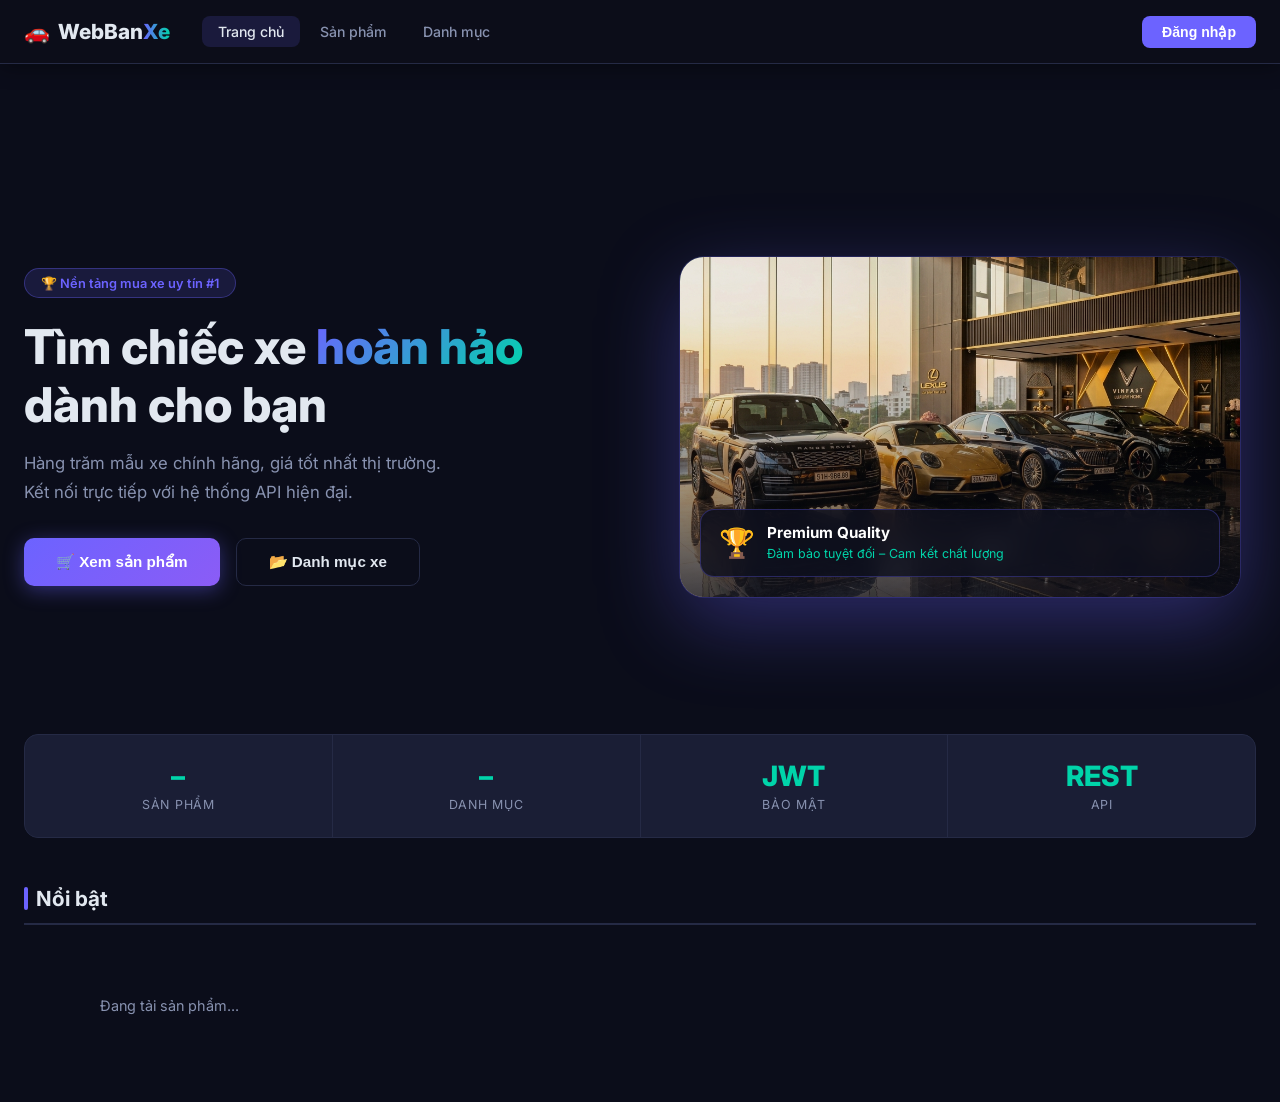
<file: webbanxe-frontend/index.html>
<!DOCTYPE html>
<html lang="vi">
<head>
  <meta charset="UTF-8"/>
  <meta name="viewport" content="width=device-width, initial-scale=1.0"/>
  <title>WebBanXe – Cửa hàng xe ô tô</title>
  <meta name="description" content="Hệ thống mua bán xe ô tô trực tuyến – Frontend kết nối RESTful API"/>
  <link rel="preconnect" href="https://fonts.googleapis.com"/>
  <link href="https://fonts.googleapis.com/css2?family=Inter:wght@300;400;500;600;700;800&display=swap" rel="stylesheet"/>
  <link rel="stylesheet" href="css/style.css"/>
</head>
<body>

<!-- ═══ NAVBAR ═══ -->
<nav id="navbar">
  <div class="nav-inner">
    <a class="nav-logo" href="#" onclick="showPage('home')">
      🚗 <span>WebBan<em>Xe</em></span>
    </a>
    <div class="nav-links" id="nav-links">
      <a href="#" onclick="showPage('home')"    class="nav-link active" id="nl-home">Trang chủ</a>
      <a href="#" onclick="showPage('products')" class="nav-link" id="nl-products">Sản phẩm</a>
      <a href="#" onclick="showPage('categories')" class="nav-link" id="nl-categories">Danh mục</a>
      <a href="#" onclick="showPage('admin')"   class="nav-link" id="nl-admin" style="display:none">⚙ Quản lý</a>
    </div>
    <div class="nav-right">
      <div id="user-badge" style="display:none"></div>
      <button class="btn-login" id="btn-auth" onclick="showPage('login')">Đăng nhập</button>
    </div>
  </div>
</nav>

<!-- ═══ TOAST ═══ -->
<div id="toast-wrap"></div>

<!-- ═══ PAGES ═══ -->
<main id="app">

  <!-- HOME PAGE -->
  <section id="page-home" class="page active">
    <div class="hero">
      <div class="hero-content">
        <div class="hero-badge">🏆 Nền tảng mua xe uy tín #1</div>
        <h1>Tìm chiếc xe <span class="grad">hoàn hảo</span><br>dành cho bạn</h1>
        <p>Hàng trăm mẫu xe chính hãng, giá tốt nhất thị trường.<br>Kết nối trực tiếp với hệ thống API hiện đại.</p>
        <div class="hero-btns">
          <button class="btn-hero-primary" onclick="showPage('products')">🛒 Xem sản phẩm</button>
          <button class="btn-hero-ghost" onclick="showPage('categories')">📂 Danh mục xe</button>
        </div>
      </div>
      <div class="hero-visual">
        <div class="hero-img-wrap">
          <div class="hero-img-glow"></div>
          <img src="images/hero_car.png" alt="Showroom xe cao cấp WebBanXe" loading="eager"/>
          <div class="hero-img-overlay"></div>
          <div class="hero-img-badge">
            <div class="hero-img-badge-icon">🏆</div>
            <div class="hero-img-badge-text">
              <strong>Premium Quality</strong>
              <span>Đảm bảo tuyệt đối – Cam kết chất lượng</span>
            </div>
          </div>
        </div>
      </div>
    </div>
    <div class="stats-bar">
      <div class="stat"><span id="stat-products">–</span><label>Sản phẩm</label></div>
      <div class="stat"><span id="stat-categories">–</span><label>Danh mục</label></div>
      <div class="stat"><span>JWT</span><label>Bảo mật</label></div>
      <div class="stat"><span>REST</span><label>API</label></div>
    </div>
    <div class="section-title">Nổi bật</div>
    <div class="product-grid" id="featured-grid">
      <div class="skeleton-row">Đang tải sản phẩm...</div>
    </div>
  </section>

  <!-- PRODUCTS PAGE -->
  <section id="page-products" class="page">
    <div class="page-header">
      <h2>🚗 Tất cả sản phẩm</h2>
      <div class="page-header-right">
        <input id="search-product" class="search-input" placeholder="🔍 Tìm theo tên, hãng..." oninput="filterProducts()"/>
        <select id="filter-category" class="select-input" onchange="filterProducts()">
          <option value="">Tất cả danh mục</option>
        </select>
      </div>
    </div>
    <div class="product-grid" id="product-grid">
      <div class="skeleton-row">Đang tải...</div>
    </div>
  </section>

  <!-- CATEGORIES PAGE -->
  <section id="page-categories" class="page">
    <div class="page-header">
      <h2>📂 Danh mục xe</h2>
    </div>
    <div class="category-grid" id="category-grid">
      <div class="skeleton-row">Đang tải...</div>
    </div>
  </section>

  <!-- LOGIN PAGE -->
  <section id="page-login" class="page">
    <div class="auth-wrap">
      <div class="auth-card">
        <div class="auth-logo">🚗 WebBanXe</div>
        <h2>Đăng nhập</h2>
        <p class="auth-sub">Đăng nhập để truy cập tính năng quản lý</p>
        <form id="login-form" onsubmit="doLogin(event)">
          <div class="form-group">
            <label>Tên đăng nhập</label>
            <input id="inp-username" type="text" placeholder="admin" required autocomplete="username"/>
          </div>
          <div class="form-group">
            <label>Mật khẩu</label>
            <input id="inp-password" type="password" placeholder="••••••••" required autocomplete="current-password"/>
          </div>
          <button type="submit" class="btn-submit" id="btn-submit">
            <span id="btn-submit-label">Đăng nhập</span>
          </button>
        </form>
        <div id="login-error" class="login-error"></div>
        <div class="auth-hint">💡 Tài khoản mặc định: <code>admin / password</code></div>
      </div>
    </div>
  </section>

  <!-- ADMIN PAGE -->
  <section id="page-admin" class="page">
    <div class="admin-header">
      <h2>⚙ Bảng quản lý</h2>
      <div class="admin-user" id="admin-user-info"></div>
    </div>
    <div class="admin-tabs">
      <button class="admin-tab active" id="atab-product" onclick="switchAdminTab('product')">📦 Sản phẩm</button>
      <button class="admin-tab" id="atab-category" onclick="switchAdminTab('category')">🗂 Danh mục</button>
    </div>

    <!-- Admin: Products -->
    <div id="admin-product" class="admin-panel active">
      <div class="admin-tool-bar">
        <button class="btn-add" onclick="openProductModal()">+ Thêm sản phẩm</button>
        <button class="btn-reload" onclick="loadAdminProducts()">↻ Làm mới</button>
      </div>
      <div class="table-wrap">
        <table id="tbl-product">
          <thead><tr><th>ID</th><th>Tên sản phẩm</th><th>Giá</th><th>Hãng</th><th>Danh mục</th><th>Thao tác</th></tr></thead>
          <tbody id="tbody-product"></tbody>
        </table>
      </div>
    </div>

    <!-- Admin: Categories -->
    <div id="admin-category" class="admin-panel">
      <div class="admin-tool-bar">
        <button class="btn-add" onclick="openCategoryModal()">+ Thêm danh mục</button>
        <button class="btn-reload" onclick="loadAdminCategories()">↻ Làm mới</button>
      </div>
      <div class="table-wrap">
        <table id="tbl-category">
          <thead><tr><th>ID</th><th>Tên danh mục</th><th>Slug</th><th>Sản phẩm</th><th>Thao tác</th></tr></thead>
          <tbody id="tbody-category"></tbody>
        </table>
      </div>
    </div>
  </section>

</main>

<!-- ═══ MODAL: Product ═══ -->
<div id="modal-product" class="modal-overlay" onclick="closeModal('modal-product')">
  <div class="modal-box" onclick="event.stopPropagation()">
    <div class="modal-header">
      <span id="modal-product-title">Thêm sản phẩm</span>
      <button class="modal-close" onclick="closeModal('modal-product')">✕</button>
    </div>
    <form id="form-product" onsubmit="submitProduct(event)">
      <input type="hidden" id="p-id"/>
      <div class="form-row2">
        <div class="form-group">
          <label>Tên sản phẩm *</label>
          <input id="p-name" type="text" required placeholder="Honda Wave Alpha..."/>
        </div>
        <div class="form-group">
          <label>Hãng xe</label>
          <input id="p-brand" type="text" placeholder="Honda, Toyota..."/>
        </div>
      </div>
      <div class="form-row2">
        <div class="form-group">
          <label>Giá (VNĐ) *</label>
          <input id="p-price" type="number" required min="0" placeholder="18500000"/>
        </div>
        <div class="form-group">
          <label>Danh mục</label>
          <select id="p-category"></select>
        </div>
      </div>
      <div class="form-group">
        <label>Mô tả *</label>
        <textarea id="p-desc" required rows="3" placeholder="Mô tả chi tiết sản phẩm..."></textarea>
      </div>
      <div class="modal-footer">
        <button type="button" class="btn-cancel" onclick="closeModal('modal-product')">Hủy</button>
        <button type="submit" class="btn-save" id="btn-save-product">💾 Lưu</button>
      </div>
    </form>
  </div>
</div>

<!-- ═══ MODAL: Category ═══ -->
<div id="modal-category" class="modal-overlay" onclick="closeModal('modal-category')">
  <div class="modal-box" onclick="event.stopPropagation()">
    <div class="modal-header">
      <span id="modal-category-title">Thêm danh mục</span>
      <button class="modal-close" onclick="closeModal('modal-category')">✕</button>
    </div>
    <form id="form-category" onsubmit="submitCategory(event)">
      <input type="hidden" id="c-id"/>
      <div class="form-group">
        <label>Tên danh mục *</label>
        <input id="c-name" type="text" required placeholder="Xe số, Xe tay ga..."/>
      </div>
      <div class="form-row2">
        <div class="form-group">
          <label>Slug</label>
          <input id="c-slug" type="text" placeholder="xe-so (tự tạo nếu bỏ trống)"/>
        </div>
      </div>
      <div class="form-group">
        <label>Mô tả</label>
        <textarea id="c-desc" rows="2" placeholder="Mô tả danh mục..."></textarea>
      </div>
      <div class="modal-footer">
        <button type="button" class="btn-cancel" onclick="closeModal('modal-category')">Hủy</button>
        <button type="submit" class="btn-save" id="btn-save-category">💾 Lưu</button>
      </div>
    </form>
  </div>
</div>

<!-- ═══ MODAL: Product Detail ═══ -->
<div id="modal-detail" class="modal-overlay" onclick="closeModal('modal-detail')">
  <div class="modal-box modal-wide" onclick="event.stopPropagation()">
    <div class="modal-header">
      <span id="detail-title">Chi tiết sản phẩm</span>
      <button class="modal-close" onclick="closeModal('modal-detail')">✕</button>
    </div>
    <div id="detail-body"></div>
  </div>
</div>

<script src="js/api.js"></script>
<script src="js/app.js"></script>
</body>
</html>
</file>
<file: webbanxe-frontend/css/style.css>
/* ═══════════════════════════════════════════════
   WebBanXe Frontend – style.css
   ═══════════════════════════════════════════════ */

:root {
  --bg:       #0b0d1a;
  --surface:  #13162b;
  --card:     #1a1e35;
  --border:   #252a45;
  --accent:   #6c63ff;
  --accent2:  #00d4aa;
  --danger:   #ff4d6d;
  --warn:     #ffb347;
  --text:     #e2e8f0;
  --muted:    #8892b0;
  --radius:   14px;
  --shadow:   0 8px 32px rgba(0,0,0,.5);
  --nav-h:    64px;
}

*, *::before, *::after { box-sizing: border-box; margin: 0; padding: 0; }

body {
  font-family: 'Inter', sans-serif;
  background: var(--bg);
  color: var(--text);
  min-height: 100vh;
  overflow-x: hidden;
}

/* ─── Scrollbar ─── */
::-webkit-scrollbar { width: 6px; }
::-webkit-scrollbar-track { background: transparent; }
::-webkit-scrollbar-thumb { background: var(--border); border-radius: 99px; }

/* ══════════════ NAVBAR ══════════════ */
#navbar {
  height: var(--nav-h);
  background: rgba(13,15,26,.85);
  backdrop-filter: blur(16px);
  border-bottom: 1px solid var(--border);
  position: fixed; top: 0; left: 0; right: 0; z-index: 200;
  box-shadow: 0 2px 20px rgba(0,0,0,.4);
}
.nav-inner {
  max-width: 1280px; margin: 0 auto;
  height: 100%; display: flex; align-items: center; gap: 2rem;
  padding: 0 1.5rem;
}
.nav-logo {
  font-size: 1.3rem; font-weight: 800; text-decoration: none;
  color: var(--text); display: flex; align-items: center; gap: .5rem;
}
.nav-logo em { font-style: normal; background: linear-gradient(90deg, var(--accent), var(--accent2)); -webkit-background-clip: text; -webkit-text-fill-color: transparent; }
.nav-links { display: flex; gap: .25rem; flex: 1; }
.nav-link {
  padding: .45rem 1rem; border-radius: 8px; font-size: .88rem; font-weight: 500;
  text-decoration: none; color: var(--muted); transition: all .2s;
}
.nav-link:hover { color: var(--text); background: rgba(108,99,255,.1); }
.nav-link.active { color: var(--text); background: rgba(108,99,255,.15); }
.nav-right { margin-left: auto; display: flex; align-items: center; gap: .75rem; }
#user-badge {
  padding: .35rem 1rem; border-radius: 999px;
  background: rgba(0,212,170,.1); border: 1px solid rgba(0,212,170,.3);
  font-size: .8rem; color: var(--accent2); font-weight: 600;
}
.btn-login {
  padding: .5rem 1.25rem; border-radius: 8px;
  background: var(--accent); color: #fff; border: none;
  font-size: .88rem; font-weight: 600; cursor: pointer;
  transition: all .2s;
}
.btn-login:hover { transform: translateY(-1px); box-shadow: 0 4px 16px rgba(108,99,255,.45); }

/* ══════════════ PAGES ══════════════ */
#app { padding-top: var(--nav-h); }
.page { display: none; max-width: 1280px; margin: 0 auto; padding: 2.5rem 1.5rem; }
.page.active { display: block; }
.page-header {
  display: flex; justify-content: space-between; align-items: center;
  margin-bottom: 2rem; flex-wrap: wrap; gap: 1rem;
}
.page-header h2 { font-size: 1.6rem; font-weight: 700; }
.page-header-right { display: flex; gap: .75rem; flex-wrap: wrap; }

/* ══════════════ HERO ══════════════ */
.hero {
  display: grid; grid-template-columns: 1fr 1fr; gap: 3rem;
  align-items: center; min-height: 70vh; padding: 3rem 0 2rem;
}
@media(max-width:768px){ .hero { grid-template-columns:1fr; text-align:center; } .hero-visual { display:none; } }
.hero-badge {
  display: inline-block; padding: .4rem 1rem; border-radius: 999px;
  background: rgba(108,99,255,.15); border: 1px solid rgba(108,99,255,.35);
  font-size: .8rem; color: var(--accent); font-weight: 600; margin-bottom: 1.25rem;
}
.hero h1 { font-size: 3rem; font-weight: 800; line-height: 1.2; margin-bottom: 1rem; }
.grad { background: linear-gradient(135deg, var(--accent), var(--accent2)); -webkit-background-clip: text; -webkit-text-fill-color: transparent; }
.hero p { color: var(--muted); font-size: 1.05rem; line-height: 1.7; margin-bottom: 2rem; }
.hero-btns { display: flex; gap: 1rem; flex-wrap: wrap; }
.btn-hero-primary {
  padding: .85rem 2rem; border-radius: 10px;
  background: linear-gradient(135deg, var(--accent), #8b5cf6); color: #fff;
  border: none; font-size: .95rem; font-weight: 700; cursor: pointer;
  transition: all .25s; box-shadow: 0 4px 20px rgba(108,99,255,.4);
}
.btn-hero-primary:hover { transform: translateY(-2px); box-shadow: 0 8px 28px rgba(108,99,255,.6); }
.btn-hero-ghost {
  padding: .85rem 2rem; border-radius: 10px;
  background: transparent; border: 1px solid var(--border); color: var(--text);
  font-size: .95rem; font-weight: 600; cursor: pointer; transition: all .25s;
}
.btn-hero-ghost:hover { border-color: var(--accent); background: rgba(108,99,255,.08); }

/* Hero image visual */
.hero-visual { display: flex; justify-content: center; align-items: center; }
.hero-img-wrap {
  position: relative; width: 100%; max-width: 560px;
  border-radius: 24px; overflow: hidden;
  box-shadow: 0 24px 80px rgba(108,99,255,.35), 0 0 0 1px rgba(108,99,255,.2);
  animation: floatImg 5s ease-in-out infinite;
}
@keyframes floatImg {
  0%,100% { transform: translateY(0) rotate(-0.5deg); }
  50%      { transform: translateY(-12px) rotate(0.5deg); }
}
.hero-img-wrap img {
  width: 100%; height: 340px; object-fit: cover; display: block;
  filter: brightness(.92) saturate(1.1);
}
.hero-img-overlay {
  position: absolute; inset: 0;
  background: linear-gradient(180deg, rgba(11,13,26,0) 40%, rgba(11,13,26,.75) 100%);
}
.hero-img-badge {
  position: absolute; bottom: 1.25rem; left: 1.25rem; right: 1.25rem;
  display: flex; align-items: center; gap: .75rem;
  background: rgba(13,15,30,.8); backdrop-filter: blur(12px);
  border: 1px solid rgba(108,99,255,.3); border-radius: 14px;
  padding: .85rem 1.1rem;
}
.hero-img-badge-icon { font-size: 1.8rem; }
.hero-img-badge-text strong { display: block; font-size: .95rem; font-weight: 700; color: #fff; }
.hero-img-badge-text span  { font-size: .78rem; color: var(--accent2); }
.hero-img-glow {
  position: absolute; inset: -2px;
  background: conic-gradient(from 180deg, var(--accent), transparent, var(--accent2), transparent, var(--accent));
  border-radius: 26px; z-index: -1; opacity: .5;
  animation: rotateBorder 6s linear infinite;
}
@keyframes rotateBorder { to { transform: rotate(360deg); } }

/* ══════════════ STATS BAR ══════════════ */
.stats-bar {
  display: grid; grid-template-columns: repeat(4,1fr); gap: 1px;
  background: var(--border); border: 1px solid var(--border);
  border-radius: var(--radius); overflow: hidden; margin-bottom: 3rem;
}
.stat {
  background: var(--card); padding: 1.5rem; text-align: center;
  transition: background .2s;
}
.stat:hover { background: rgba(108,99,255,.08); }
.stat span { display: block; font-size: 1.75rem; font-weight: 800; color: var(--accent2); }
.stat label { font-size: .78rem; color: var(--muted); text-transform: uppercase; letter-spacing: .06em; margin-top: .25rem; }
@media(max-width:600px){ .stats-bar { grid-template-columns:repeat(2,1fr); } }

/* ══════════════ SECTION TITLE ══════════════ */
.section-title {
  font-size: 1.3rem; font-weight: 700; margin-bottom: 1.5rem;
  padding-bottom: .75rem; border-bottom: 2px solid var(--border);
  display: flex; align-items: center; gap: .5rem;
}
.section-title::before { content:''; display:inline-block; width:4px; height:1.1em; background:var(--accent); border-radius:2px; }

/* ══════════════ PRODUCT GRID ══════════════ */
.product-grid {
  display: grid; grid-template-columns: repeat(auto-fill, minmax(280px, 1fr));
  gap: 1.5rem;
}
.product-card {
  background: var(--card); border: 1px solid var(--border);
  border-radius: var(--radius); overflow: hidden;
  transition: transform .25s, box-shadow .25s, border-color .25s;
  cursor: pointer;
}
.product-card:hover { transform: translateY(-4px); box-shadow: var(--shadow); border-color: var(--accent); }
.product-thumb {
  height: 180px; background: linear-gradient(135deg, rgba(108,99,255,.12), rgba(0,212,170,.08));
  display: flex; align-items: center; justify-content: center;
  font-size: 5rem; position: relative; overflow: hidden;
}
.product-thumb::after {
  content: ''; position: absolute; inset: 0;
  background: linear-gradient(to bottom, transparent 60%, rgba(0,0,0,.3));
}
.product-body { padding: 1.1rem; }
.product-name { font-weight: 700; font-size: 1rem; margin-bottom: .35rem; line-height: 1.4; }
.product-brand { font-size: .78rem; color: var(--accent); font-weight: 600; margin-bottom: .6rem; }
.product-price { font-size: 1.15rem; font-weight: 800; color: var(--accent2); }
.product-cat { font-size: .75rem; color: var(--muted); margin-top: .35rem; }
.product-footer { padding: .85rem 1.1rem; border-top: 1px solid var(--border); display: flex; justify-content: space-between; align-items: center; }
.btn-detail { padding: .4rem 1rem; border-radius: 7px; background: rgba(108,99,255,.15); border: 1px solid rgba(108,99,255,.3); color: var(--accent); font-size: .82rem; font-weight: 600; cursor: pointer; transition: all .2s; }
.btn-detail:hover { background: var(--accent); color: #fff; }

/* ══════════════ CATEGORY GRID ══════════════ */
.category-grid {
  display: grid; grid-template-columns: repeat(auto-fill, minmax(230px,1fr)); gap: 1.25rem;
}
.cat-card {
  background: var(--card); border: 1px solid var(--border); border-radius: var(--radius);
  padding: 1.75rem; display: flex; flex-direction: column; gap: .6rem;
  transition: all .25s; cursor: pointer;
}
.cat-card:hover { border-color: var(--accent2); transform: translateY(-3px); box-shadow: 0 8px 24px rgba(0,212,170,.15); }
.cat-icon { font-size: 2.5rem; }
.cat-name { font-size: 1.05rem; font-weight: 700; }
.cat-slug { font-size: .75rem; color: var(--muted); font-family: monospace; }
.cat-count { margin-top: auto; font-size: .82rem; color: var(--accent2); font-weight: 600; }

/* ══════════════ SEARCH / FILTER ══════════════ */
.search-input, .select-input {
  background: var(--card); border: 1px solid var(--border);
  border-radius: 8px; color: var(--text); padding: .55rem 1rem;
  font-size: .88rem; font-family: inherit; transition: border-color .2s;
  min-width: 200px;
}
.search-input:focus, .select-input:focus { outline: none; border-color: var(--accent); }

/* ══════════════ AUTH PAGE ══════════════ */
.auth-wrap { min-height: calc(100vh - var(--nav-h)); display: flex; align-items: center; justify-content: center; padding: 2rem; }
.auth-card {
  background: var(--card); border: 1px solid var(--border);
  border-radius: 20px; padding: 2.5rem; width: 100%; max-width: 420px;
  box-shadow: 0 24px 60px rgba(0,0,0,.5);
}
.auth-logo { font-size: 1.5rem; font-weight: 800; margin-bottom: 1.5rem; }
.auth-card h2 { font-size: 1.6rem; font-weight: 800; margin-bottom: .4rem; }
.auth-sub { color: var(--muted); font-size: .88rem; margin-bottom: 1.75rem; }
.form-group { display: flex; flex-direction: column; gap: .4rem; margin-bottom: 1.1rem; }
.form-group label { font-size: .78rem; font-weight: 600; color: var(--muted); text-transform: uppercase; letter-spacing: .05em; }
.form-group input, .form-group select, .form-group textarea {
  background: var(--surface); border: 1px solid var(--border);
  border-radius: 9px; color: var(--text); padding: .65rem .9rem;
  font-size: .9rem; font-family: inherit; transition: border-color .2s, box-shadow .2s; width: 100%;
}
.form-group input:focus, .form-group select:focus, .form-group textarea:focus {
  outline: none; border-color: var(--accent); box-shadow: 0 0 0 3px rgba(108,99,255,.15);
}
.form-group textarea { resize: vertical; min-height: 80px; }
.btn-submit {
  width: 100%; padding: .8rem; border-radius: 10px;
  background: linear-gradient(135deg, var(--accent), #7c3aed);
  color: #fff; border: none; font-size: .95rem; font-weight: 700;
  cursor: pointer; transition: all .25s; margin-top: .5rem;
  box-shadow: 0 4px 16px rgba(108,99,255,.4);
}
.btn-submit:hover { transform: translateY(-1px); box-shadow: 0 8px 24px rgba(108,99,255,.55); }
.btn-submit:disabled { opacity: .6; cursor: not-allowed; transform: none; }
.login-error { color: #ff4d6d; font-size: .85rem; margin-top: .75rem; text-align: center; min-height: 1.2em; }
.auth-hint { margin-top: 1.5rem; padding: .75rem; background: rgba(108,99,255,.08); border-radius: 8px; font-size: .8rem; color: var(--muted); text-align: center; }
.auth-hint code { background: rgba(255,255,255,.08); padding: .1rem .4rem; border-radius: 4px; color: var(--accent2); }

/* ══════════════ ADMIN PAGE ══════════════ */
.admin-header { display: flex; justify-content: space-between; align-items: center; margin-bottom: 1.5rem; flex-wrap: wrap; gap: 1rem; }
.admin-header h2 { font-size: 1.5rem; font-weight: 700; }
.admin-user { font-size: .85rem; color: var(--muted); background: var(--card); border: 1px solid var(--border); padding: .4rem 1rem; border-radius: 999px; }
.admin-tabs { display: flex; gap: .5rem; margin-bottom: 1.5rem; }
.admin-tab {
  padding: .6rem 1.5rem; border-radius: 999px; border: 1px solid var(--border);
  background: transparent; color: var(--muted); font-size: .88rem; font-weight: 600;
  cursor: pointer; transition: all .2s;
}
.admin-tab.active { background: var(--accent); color: #fff; border-color: var(--accent); box-shadow: 0 0 16px rgba(108,99,255,.4); }
.admin-tab:hover:not(.active) { border-color: var(--accent); color: var(--text); }
.admin-panel { display: none; }
.admin-panel.active { display: block; }
.admin-tool-bar { display: flex; gap: .75rem; margin-bottom: 1rem; }
.btn-add { padding: .55rem 1.25rem; border-radius: 8px; background: var(--accent); color: #fff; border: none; font-size: .85rem; font-weight: 600; cursor: pointer; transition: all .2s; }
.btn-add:hover { transform: translateY(-1px); box-shadow: 0 4px 14px rgba(108,99,255,.4); }
.btn-reload { padding: .55rem 1.25rem; border-radius: 8px; background: transparent; border: 1px solid var(--border); color: var(--muted); font-size: .85rem; font-weight: 600; cursor: pointer; transition: all .2s; }
.btn-reload:hover { border-color: var(--accent2); color: var(--accent2); }

/* ── Table ── */
.table-wrap { overflow-x: auto; border-radius: var(--radius); border: 1px solid var(--border); }
table { width: 100%; border-collapse: collapse; font-size: .85rem; }
thead th {
  padding: .85rem 1rem; text-align: left;
  background: rgba(108,99,255,.07);
  color: var(--muted); font-weight: 600; font-size: .75rem;
  text-transform: uppercase; letter-spacing: .06em;
  border-bottom: 1px solid var(--border);
  white-space: nowrap;
}
tbody tr { border-bottom: 1px solid rgba(37,42,69,.6); transition: background .15s; }
tbody tr:last-child { border-bottom: none; }
tbody tr:hover { background: rgba(108,99,255,.04); }
td { padding: .75rem 1rem; vertical-align: middle; }
.td-name { font-weight: 600; max-width: 200px; overflow: hidden; text-overflow: ellipsis; white-space: nowrap; }
.price-cell { color: var(--accent2); font-weight: 700; white-space: nowrap; }
.brand-tag { display: inline-block; padding: .15rem .6rem; border-radius: 999px; background: rgba(108,99,255,.12); color: var(--accent); font-size: .75rem; font-weight: 600; }
.action-btns { display: flex; gap: .4rem; }
.btn-edit, .btn-del {
  padding: .3rem .75rem; border-radius: 6px; font-size: .78rem;
  font-weight: 600; border: none; cursor: pointer; transition: all .2s;
}
.btn-edit { background: rgba(255,179,71,.15); color: var(--warn); }
.btn-edit:hover { background: var(--warn); color: #000; }
.btn-del { background: rgba(255,77,109,.12); color: var(--danger); }
.btn-del:hover { background: var(--danger); color: #fff; }

/* ══════════════ MODAL ══════════════ */
.modal-overlay {
  display: none; position: fixed; inset: 0; z-index: 500;
  background: rgba(0,0,0,.65); backdrop-filter: blur(4px);
  align-items: center; justify-content: center; padding: 1.5rem;
}
.modal-overlay.open { display: flex; animation: fadeIn .2s ease; }
@keyframes fadeIn { from{opacity:0} to{opacity:1} }
.modal-box {
  background: var(--card); border: 1px solid var(--border);
  border-radius: 18px; width: 100%; max-width: 520px;
  box-shadow: 0 32px 80px rgba(0,0,0,.6);
  animation: slideUp .25s ease;
}
.modal-wide { max-width: 640px; }
@keyframes slideUp { from{transform:translateY(24px);opacity:0} to{transform:translateY(0);opacity:1} }
.modal-header {
  display: flex; justify-content: space-between; align-items: center;
  padding: 1.25rem 1.5rem; border-bottom: 1px solid var(--border);
  font-size: 1.05rem; font-weight: 700;
}
.modal-close { background: none; border: none; color: var(--muted); font-size: 1.2rem; cursor: pointer; padding: .25rem; transition: color .15s; }
.modal-close:hover { color: var(--danger); }
.modal-box form { padding: 1.5rem; }
.modal-footer { display: flex; gap: .75rem; justify-content: flex-end; margin-top: .5rem; }
.form-row2 { display: grid; grid-template-columns: 1fr 1fr; gap: .85rem; }
.btn-cancel { padding: .6rem 1.4rem; border-radius: 8px; background: transparent; border: 1px solid var(--border); color: var(--muted); font-size: .88rem; font-weight: 600; cursor: pointer; }
.btn-save { padding: .6rem 1.6rem; border-radius: 8px; background: var(--accent); color: #fff; border: none; font-size: .88rem; font-weight: 700; cursor: pointer; transition: all .2s; }
.btn-save:hover { box-shadow: 0 4px 16px rgba(108,99,255,.4); transform: translateY(-1px); }
.btn-save:disabled { opacity: .5; cursor: not-allowed; }

/* Detail modal */
#detail-body { padding: 1.5rem; }
.detail-big-icon { font-size: 6rem; text-align: center; padding: 1.5rem; background: linear-gradient(135deg,rgba(108,99,255,.1),rgba(0,212,170,.06)); border-radius: 12px; margin-bottom: 1.25rem; }
.detail-grid { display: grid; grid-template-columns: 1fr 1fr; gap: 1rem; margin-bottom: 1.25rem; }
.detail-item label { font-size: .72rem; color: var(--muted); text-transform: uppercase; letter-spacing: .06em; display: block; margin-bottom: .25rem; }
.detail-item span { font-weight: 600; }
.detail-desc { font-size: .88rem; color: var(--muted); line-height: 1.7; padding: 1rem; background: var(--surface); border-radius: 8px; }

/* ══════════════ TOAST ══════════════ */
#toast-wrap { position: fixed; bottom: 1.5rem; right: 1.5rem; display: flex; flex-direction: column; gap: .5rem; z-index: 9999; }
.toast {
  padding: .75rem 1.25rem; border-radius: 10px; font-size: .87rem; font-weight: 500;
  color: #fff; box-shadow: 0 8px 24px rgba(0,0,0,.5); min-width: 240px;
  border-left: 4px solid; animation: toastIn .3s ease;
}
@keyframes toastIn { from{transform:translateX(110%);opacity:0} to{transform:translateX(0);opacity:1} }
.toast.success { background: #0f2e24; border-color: var(--accent2); }
.toast.error   { background: #2e0f18; border-color: var(--danger); }
.toast.info    { background: #13162b; border-color: var(--accent); }

/* ══════════════ SKELETON / EMPTY ══════════════ */
.skeleton-row { padding: 3rem; text-align: center; color: var(--muted); font-size: .9rem; }
.empty-state { padding: 4rem; text-align: center; color: var(--muted); }
.empty-state .ei { font-size: 3rem; opacity: .4; margin-bottom: 1rem; }

/* ══════════════ LOGOUT BTN ══════════════ */
.btn-logout { padding: .4rem .9rem; border-radius: 7px; background: rgba(255,77,109,.12); border: 1px solid rgba(255,77,109,.3); color: var(--danger); font-size: .8rem; font-weight: 600; cursor: pointer; transition: all .2s; margin-left: .5rem; }
.btn-logout:hover { background: var(--danger); color: #fff; }
</file>
